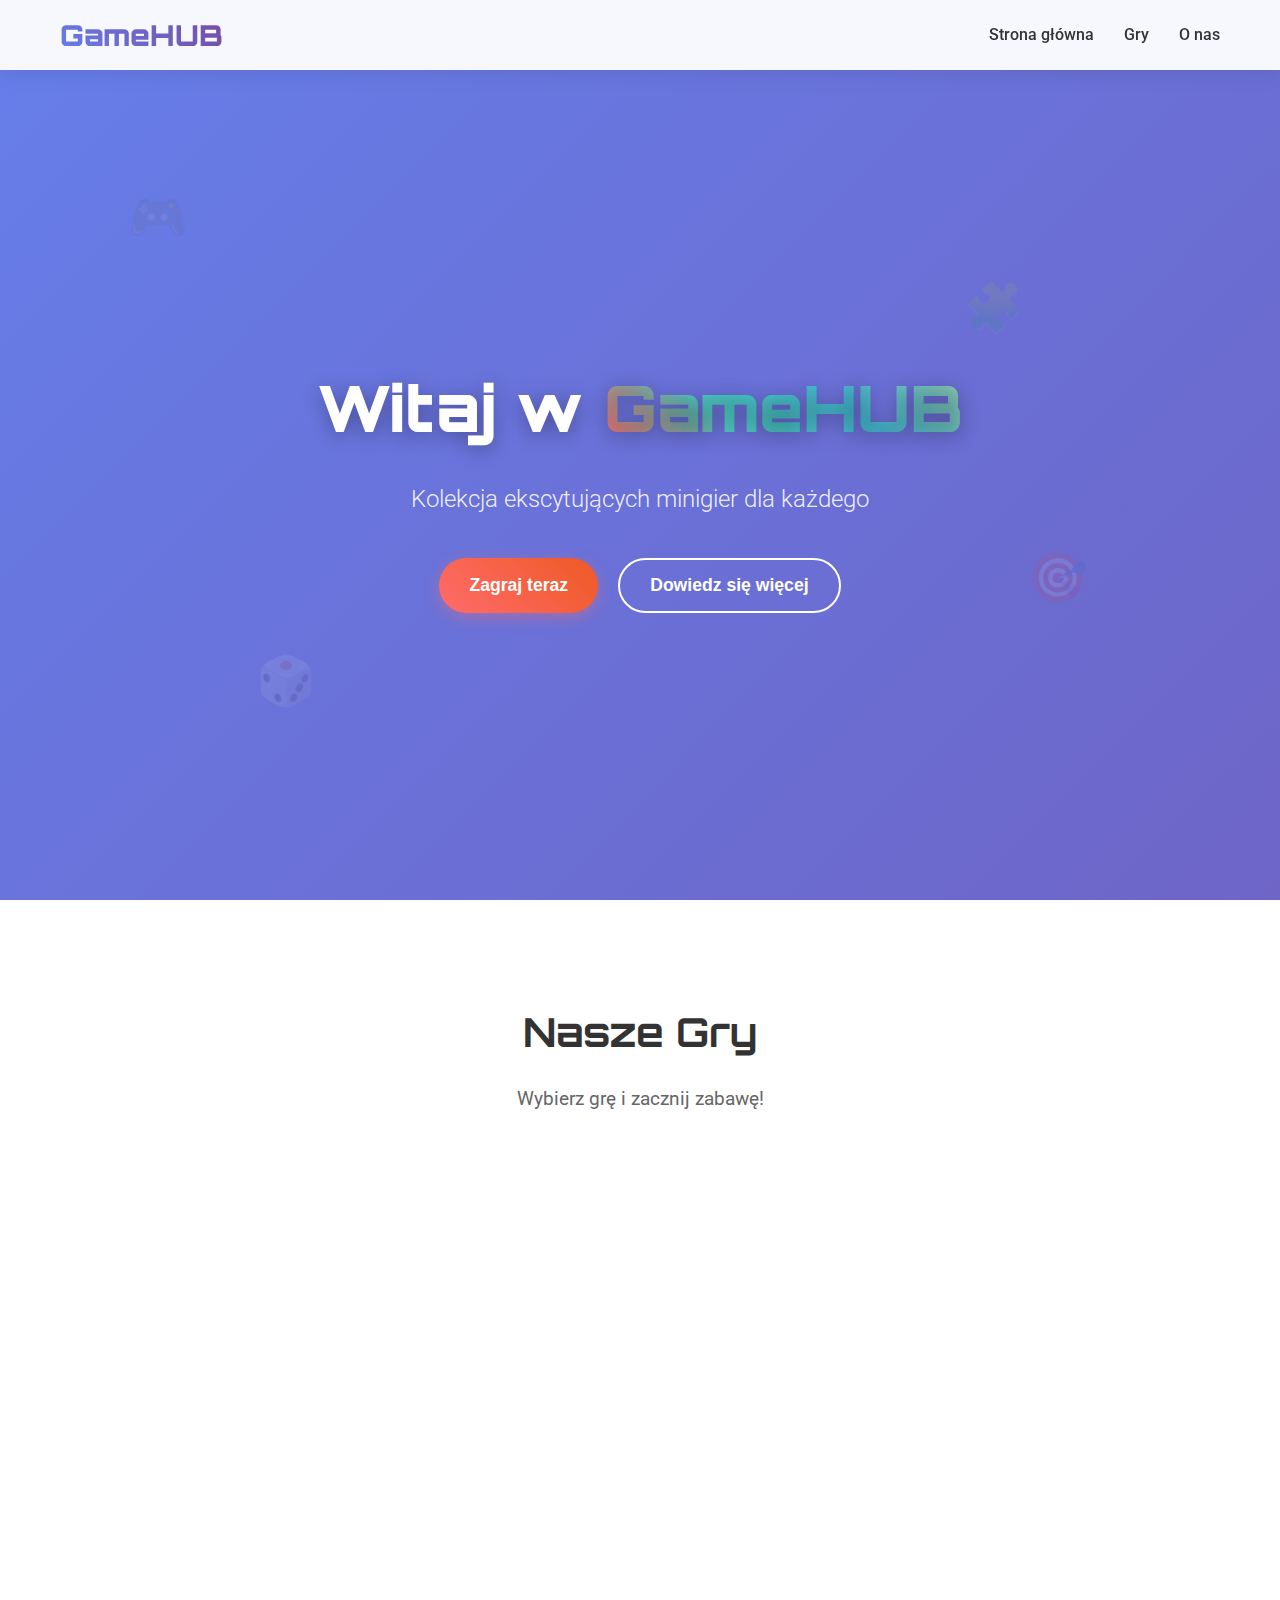
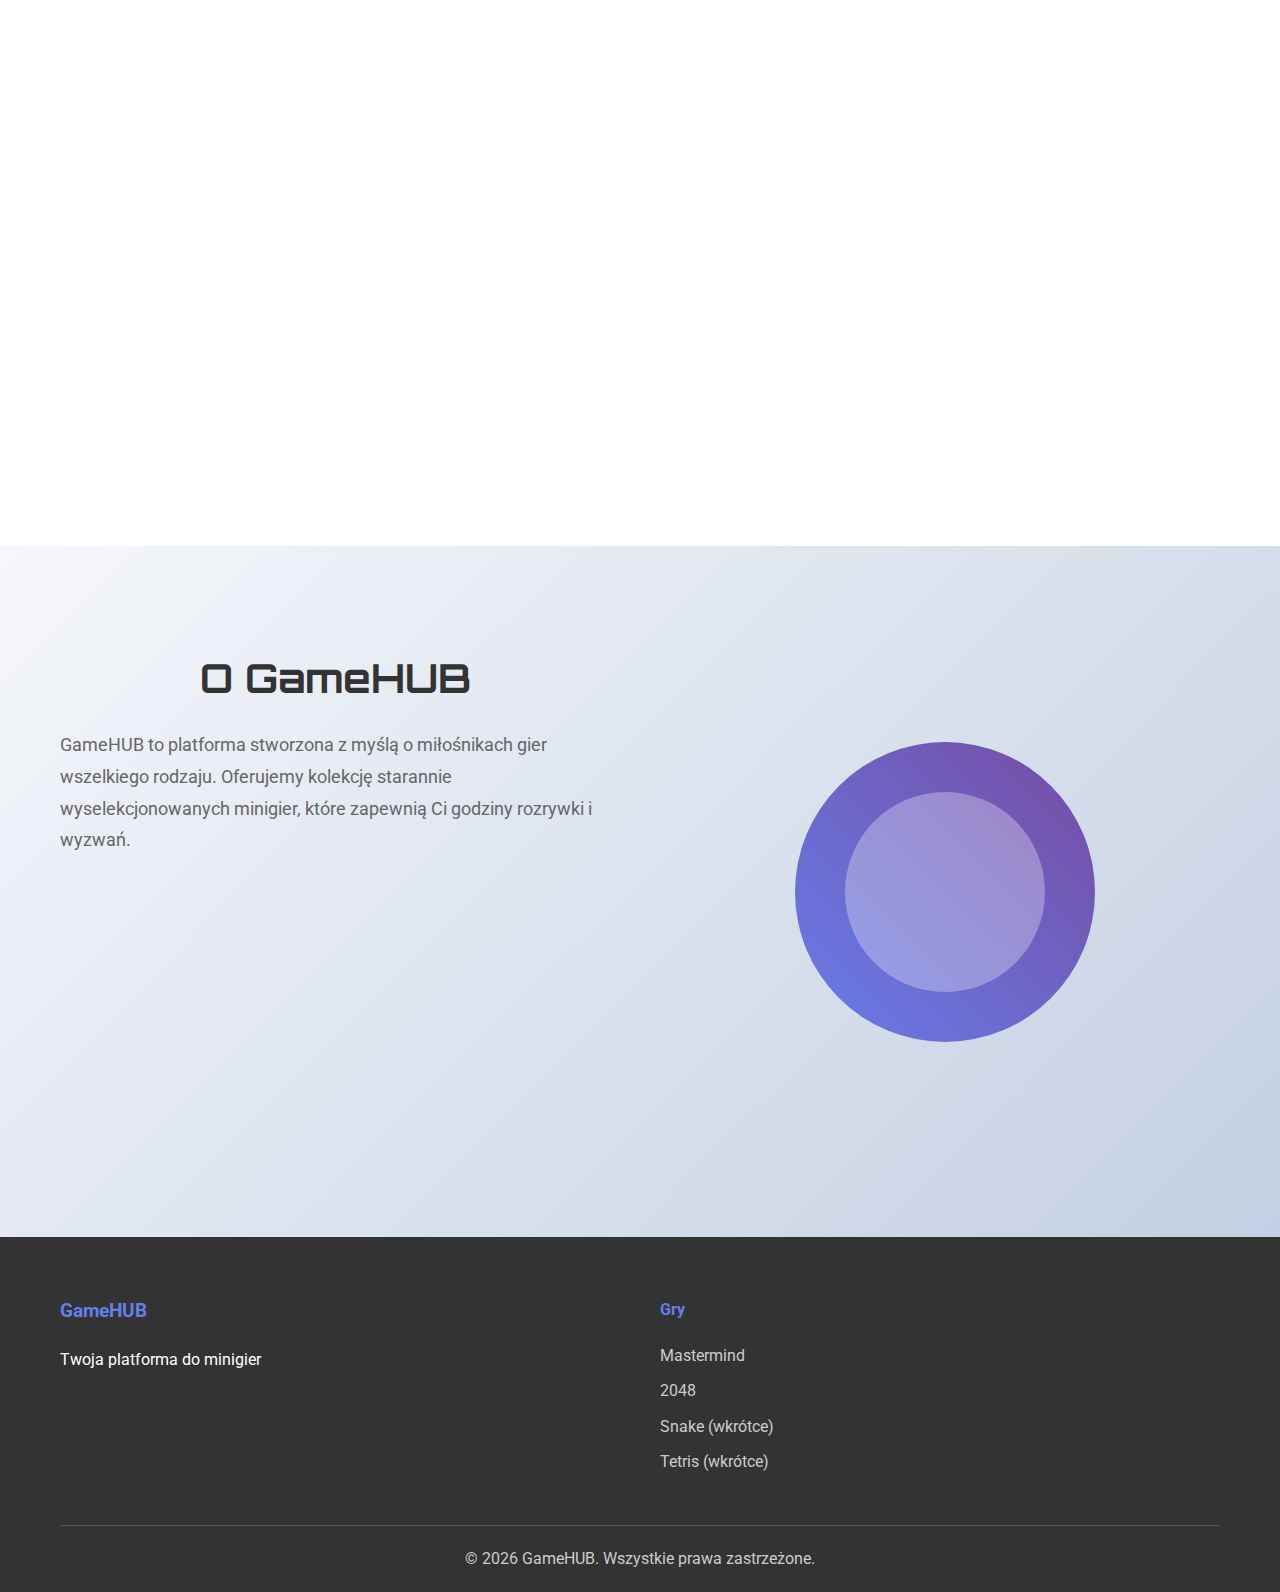
<file: index.html>
<!DOCTYPE html>
<html lang="pl">
<head>
    <meta charset="UTF-8">
    <meta name="viewport" content="width=device-width, initial-scale=1.0">
    <title>GameHUB - Kolekcja Minigier</title>
    <link rel="stylesheet" href="style.css">
    <link href="https://fonts.googleapis.com/css2?family=Orbitron:wght@400;700;900&family=Roboto:wght@300;400;500;700&display=swap" rel="stylesheet">
</head>
<body>
    <!-- Navigation -->
    <nav class="navbar">
        <div class="nav-container">
            <div class="nav-logo">
                <h1>GameHUB</h1>
            </div>
            <div class="nav-menu">
                <a href="#home" class="nav-link">Strona główna</a>
                <a href="#games" class="nav-link">Gry</a>
                <a href="#about" class="nav-link">O nas</a>
            </div>
        </div>
    </nav>

    <!-- Hero Section -->
    <section id="home" class="hero">
        <div class="hero-content">
            <h1 class="hero-title">Witaj w <span class="gradient-text">GameHUB</span></h1>
            <p class="hero-subtitle">Kolekcja ekscytujących minigier dla każdego</p>
            <div class="hero-buttons">
                <button class="btn btn-primary" onclick="scrollToGames()">Zagraj teraz</button>
                <button class="btn btn-secondary" onclick="scrollToAbout()">Dowiedz się więcej</button>
            </div>
        </div>
        <div class="hero-animation">
            <div class="floating-game-icon">🎮</div>
            <div class="floating-game-icon">🎯</div>
            <div class="floating-game-icon">🧩</div>
            <div class="floating-game-icon">🎲</div>
        </div>
    </section>

    <!-- Games Section -->
    <section id="games" class="games-section">
        <div class="container">
            <h2 class="section-title">Nasze Gry</h2>
            <p class="section-subtitle">Wybierz grę i zacznij zabawę!</p>
            
            <div class="games-grid">
                <!-- Mastermind Game Card -->
                <a href="games/mastermind/index.html" class="game-card">
                    <div class="game-icon">🔐</div>
                    <h3 class="game-title">Szyfr Mastermind</h3>
                    <p class="game-description">Złam tajny kod w jak najmniejszej liczbie prób. Logiczne myślenie i strategia to klucz do sukcesu!</p>
                    <div class="game-tags">
                        <span class="tag">Logika</span>
                        <span class="tag">Strategia</span>
                        <span class="tag">Łatwa</span>
                    </div>
                    <button class="play-button">Graj</button>
                </a>

                <!-- Placeholder for future games -->
                <a href="games/snake/index.html" class="game-card coming-soon">
                    <div class="game-icon">🎯</div>
                    <h3 class="game-title">Snake Classic</h3>
                    <p class="game-description">Klasyczna gra Snake w nowoczesnej odsłonie. Zbieraj jabuszka i rośnij!</p>
                    <div class="game-tags">
                        <span class="tag">Arcade</span>
                        <span class="tag">Refleks</span>
                        <span class="tag">Wkrótce</span>
                    </div>
                    <button class="play-button disabled">Wkrótce</button>
                </a>

                <a href="games/tetris/index.html" class="game-card coming-soon">
                    <div class="game-icon">🧩</div>
                    <h3 class="game-title">Tetris</h3>
                    <p class="game-description">Układaj klocki i zdobywaj punkty w tej kultowej grze logicznej.</p>
                    <div class="game-tags">
                        <span class="tag">Puzzle</span>
                        <span class="tag">Szybkość</span>
                        <span class="tag">Wkrótce</span>
                    </div>
                    <button class="play-button disabled">Wkrótce</button>
                </a>

                <!-- 2048 Game Card -->
                <a href="games/2048/index.html" class="game-card">
                    <div class="game-icon">🔢</div>
                    <h3 class="game-title">2048</h3>
                    <p class="game-description">Połącz kafelki i dotrzyj do 2048! Klasyczna gra logiczna w nowoczesnej odsłonie.</p>
                    <div class="game-tags">
                        <span class="tag">Logika</span>
                        <span class="tag">Strategia</span>
                        <span class="tag">Nowa!</span>
                    </div>
                    <button class="play-button">Graj</button>
                </a>

                <a href="games/memory/index.html" class="game-card coming-soon">
                    <div class="game-icon">🎲</div>
                    <h3 class="game-title">Memory Game</h3>
                    <p class="game-description">Trening pamięci w formie gry. Znajdź wszystkie pary kart!</p>
                    <div class="game-tags">
                        <span class="tag">Pamięć</span>
                        <span class="tag">Koncentracja</span>
                        <span class="tag">Wkrótce</span>
                    </div>
                    <button class="play-button disabled">Wkrótce</button>
                </a>
            </div>
        </div>
    </section>

    <!-- About Section -->
    <section id="about" class="about-section">
        <div class="container">
            <div class="about-content">
                <div class="about-text">
                    <h2 class="section-title">O GameHUB</h2>
                    <p class="about-description">
                        GameHUB to platforma stworzona z myślą o miłośnikach gier wszelkiego rodzaju. 
                        Oferujemy kolekcję starannie wyselekcjonowanych minigier, które zapewnią Ci 
                        godziny rozrywki i wyzwań.
                    </p>
                    <div class="features">
                        <div class="feature">
                            <div class="feature-icon">⚡</div>
                            <h4>Szybki dostęp</h4>
                            <p>Graj natychmiast bez rejestracji</p>
                        </div>
                        <div class="feature">
                            <div class="feature-icon">🎨</div>
                            <h4>Nowoczesny design</h4>
                            <p>Intuicyjny i piękny interfejs</p>
                        </div>
                        <div class="feature">
                            <div class="feature-icon">📱</div>
                            <h4>Responsywny</h4>
                            <p>Działa na wszystkich urządzeniach</p>
                        </div>
                    </div>
                </div>
                <div class="about-visual">
                    <div class="visual-element"></div>
                </div>
            </div>
        </div>
    </section>

    <!-- Footer -->
    <footer class="footer">
        <div class="container">
            <div class="footer-content">
                <div class="footer-section">
                    <h3>GameHUB</h3>
                    <p>Twoja platforma do minigier</p>
                </div>
                <div class="footer-section">
                    <h4>Gry</h4>
                    <ul>
                        <li><a href="games/mastermind/index.html">Mastermind</a></li>
                        <li><a href="games/2048/index.html">2048</a></li>
                        <li><a href="games/snake/index.html">Snake (wkrótce)</a></li>
                        <li><a href="games/tetris/index.html">Tetris (wkrótce)</a></li>
                    </ul>
                </div>
                
            </div>
            <div class="footer-bottom">
                <p>&copy; <span id="current-year"></span> GameHUB. Wszystkie prawa zastrzeżone.</p>
                <script>
                    document.getElementById('current-year').textContent = new Date().getFullYear();
                </script>
            </div>
        </div>
    </footer>


    <script src="script.js"></script>
</body>
</html>
</file>
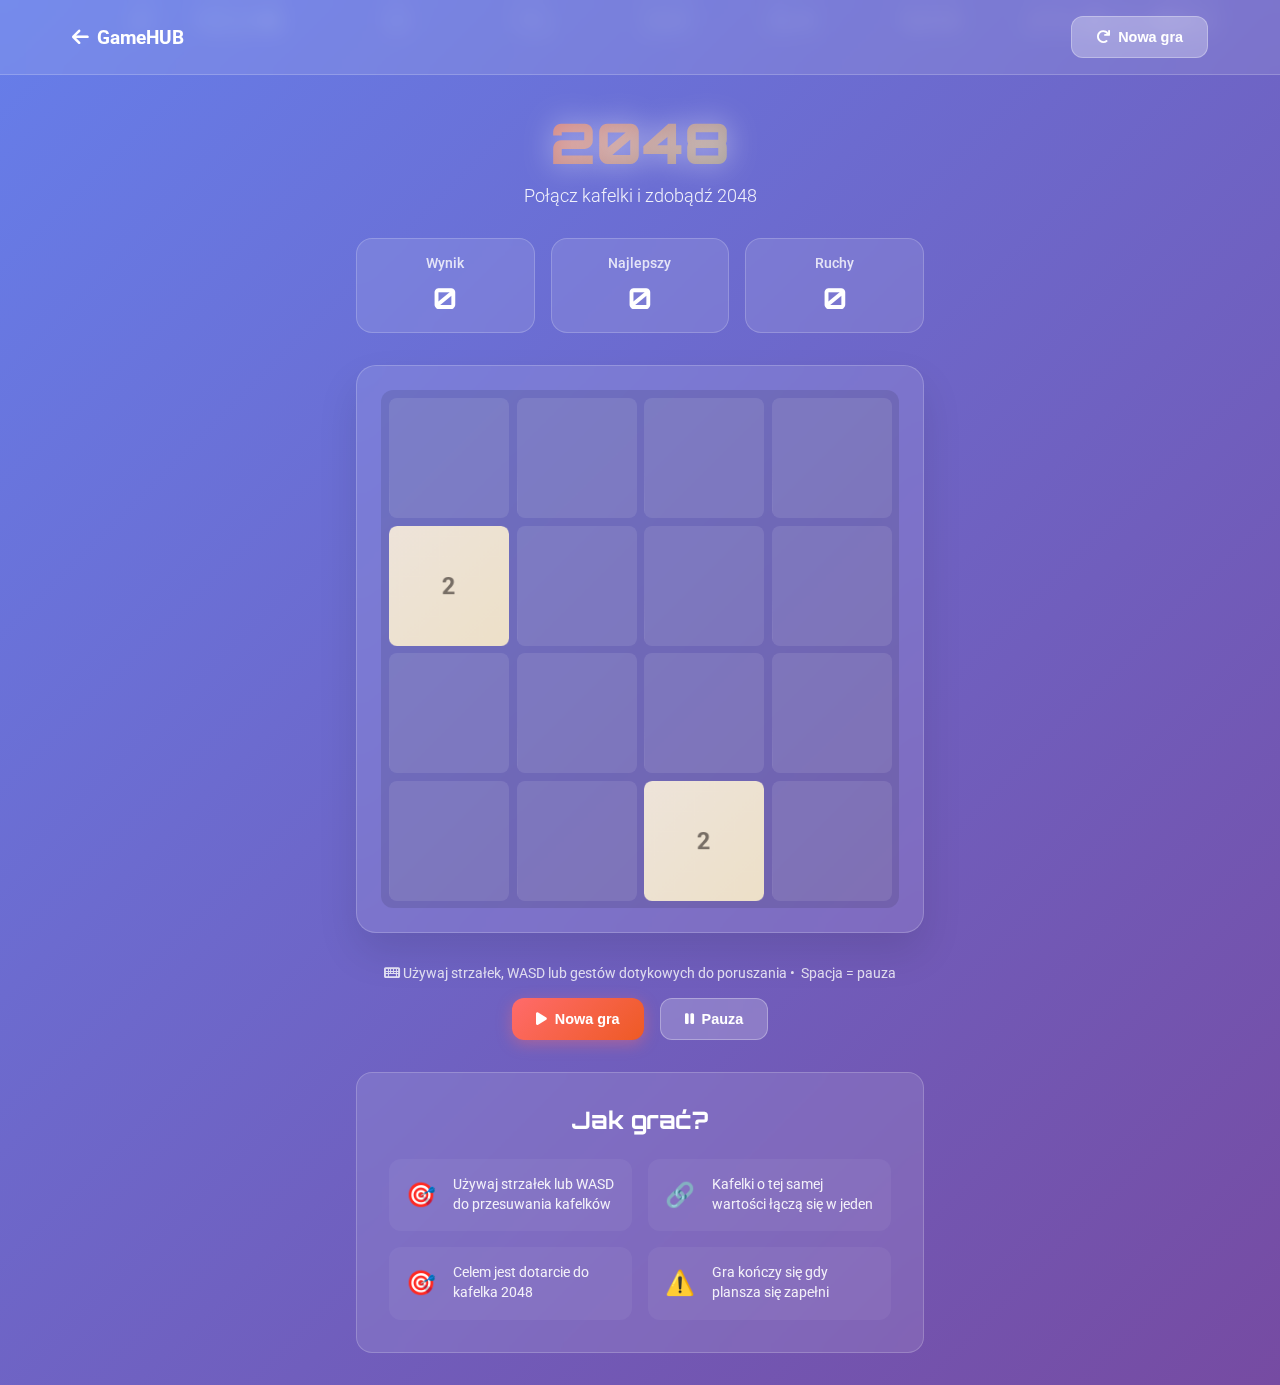
<file: games/2048/index.html>
<!DOCTYPE html>
<html lang="pl">
<head>
    <meta charset="UTF-8">
    <meta name="viewport" content="width=device-width, initial-scale=1.0">
    <title>2048 - GameHUB</title>
    <link rel="stylesheet" href="style.css">
    <link href="https://fonts.googleapis.com/css2?family=Orbitron:wght@400;700;900&family=Roboto:wght@300;400;500;700&display=swap" rel="stylesheet">
    <link rel="stylesheet" href="https://cdnjs.cloudflare.com/ajax/libs/font-awesome/6.0.0/css/all.min.css">
</head>
<body>
    <!-- Navigation -->
    <nav class="navbar">
        <div class="nav-container">
            <div class="nav-logo">
                <a href="../../index.html" class="nav-link">
                    <i class="fas fa-arrow-left"></i>
                    <span>GameHUB</span>
                </a>
            </div>
            <div class="nav-menu">
                <button class="btn btn-secondary" onclick="resetGame()">
                    <i class="fas fa-redo"></i>
                    Nowa gra
                </button>
            </div>
        </div>
    </nav>

    <!-- Game Container -->
    <div class="game-container">
        <!-- Game Header -->
        <div class="game-header">
            <h1 class="game-title">2048</h1>
            <p class="game-subtitle">Połącz kafelki i zdobądź 2048</p>
        </div>

        <!-- Game Stats -->
        <div class="game-stats">
            <div class="stat-box">
                <div class="stat-label">Wynik</div>
                <div class="stat-value" id="score">0</div>
            </div>
            <div class="stat-box">
                <div class="stat-label">Najlepszy</div>
                <div class="stat-value" id="best-score">0</div>
            </div>
            <div class="stat-box">
                <div class="stat-label">Ruchy</div>
                <div class="stat-value" id="moves">0</div>
            </div>
        </div>

        <!-- Game Board -->
        <div class="game-board-container">
            <div class="game-board" id="game-board">
                <!-- Game tiles will be generated here -->
            </div>
        </div>

        <!-- Game Controls -->
        <div class="game-controls">
            <div class="control-info">
                <p><i class="fas fa-keyboard"></i> Używaj strzałek lub WASD do poruszania</p>
            </div>
            <div class="control-buttons">
                <button class="btn btn-primary" onclick="resetGame()">
                    <i class="fas fa-play"></i>
                    Nowa gra
                </button>
                <button class="btn btn-secondary" onclick="togglePause()" id="pause-btn">
                    <i class="fas fa-pause"></i>
                    Pauza
                </button>
            </div>
        </div>

        <!-- Game Over Modal -->
        <div class="modal" id="game-over-modal">
            <div class="modal-content">
                <div class="modal-header">
                    <h2 id="modal-title">Gratulacje!</h2>
                    <button class="close-btn" onclick="closeModal()">
                        <i class="fas fa-times"></i>
                    </button>
                </div>
                <div class="modal-body">
                    <div class="modal-icon" id="modal-icon">🎉</div>
                    <p id="modal-message">Udało Ci się osiągnąć 2048!</p>
                    <div class="final-stats">
                        <div class="final-stat">
                            <span class="final-stat-label">Wynik:</span>
                            <span class="final-stat-value" id="final-score">0</span>
                        </div>
                        <div class="final-stat">
                            <span class="final-stat-label">Ruchy:</span>
                            <span class="final-stat-value" id="final-moves">0</span>
                        </div>
                    </div>
                </div>
                <div class="modal-footer">
                    <button class="btn btn-primary" onclick="resetGame(); closeModal();">
                        <i class="fas fa-play"></i>
                        Zagraj ponownie
                    </button>
                </div>
            </div>
        </div>

        <!-- Instructions -->
        <div class="instructions">
            <h3>Jak grać?</h3>
            <div class="instruction-grid">
                <div class="instruction-item">
                    <div class="instruction-icon">🎯</div>
                    <p>Używaj strzałek lub WASD do przesuwania kafelków</p>
                </div>
                <div class="instruction-item">
                    <div class="instruction-icon">🔗</div>
                    <p>Kafelki o tej samej wartości łączą się w jeden</p>
                </div>
                <div class="instruction-item">
                    <div class="instruction-icon">🎯</div>
                    <p>Celem jest dotarcie do kafelka 2048</p>
                </div>
                <div class="instruction-item">
                    <div class="instruction-icon">⚠️</div>
                    <p>Gra kończy się gdy plansza się zapełni</p>
                </div>
            </div>
        </div>
    </div>

    <!-- Background Animation -->
    <div class="background-animation">
        <div class="floating-number">2</div>
        <div class="floating-number">4</div>
        <div class="floating-number">8</div>
        <div class="floating-number">16</div>
        <div class="floating-number">32</div>
        <div class="floating-number">64</div>
        <div class="floating-number">128</div>
        <div class="floating-number">256</div>
        <div class="floating-number">512</div>
        <div class="floating-number">1024</div>
        <div class="floating-number">2048</div>
    </div>

    <script src="script.js"></script>
</body>
</html>
</file>
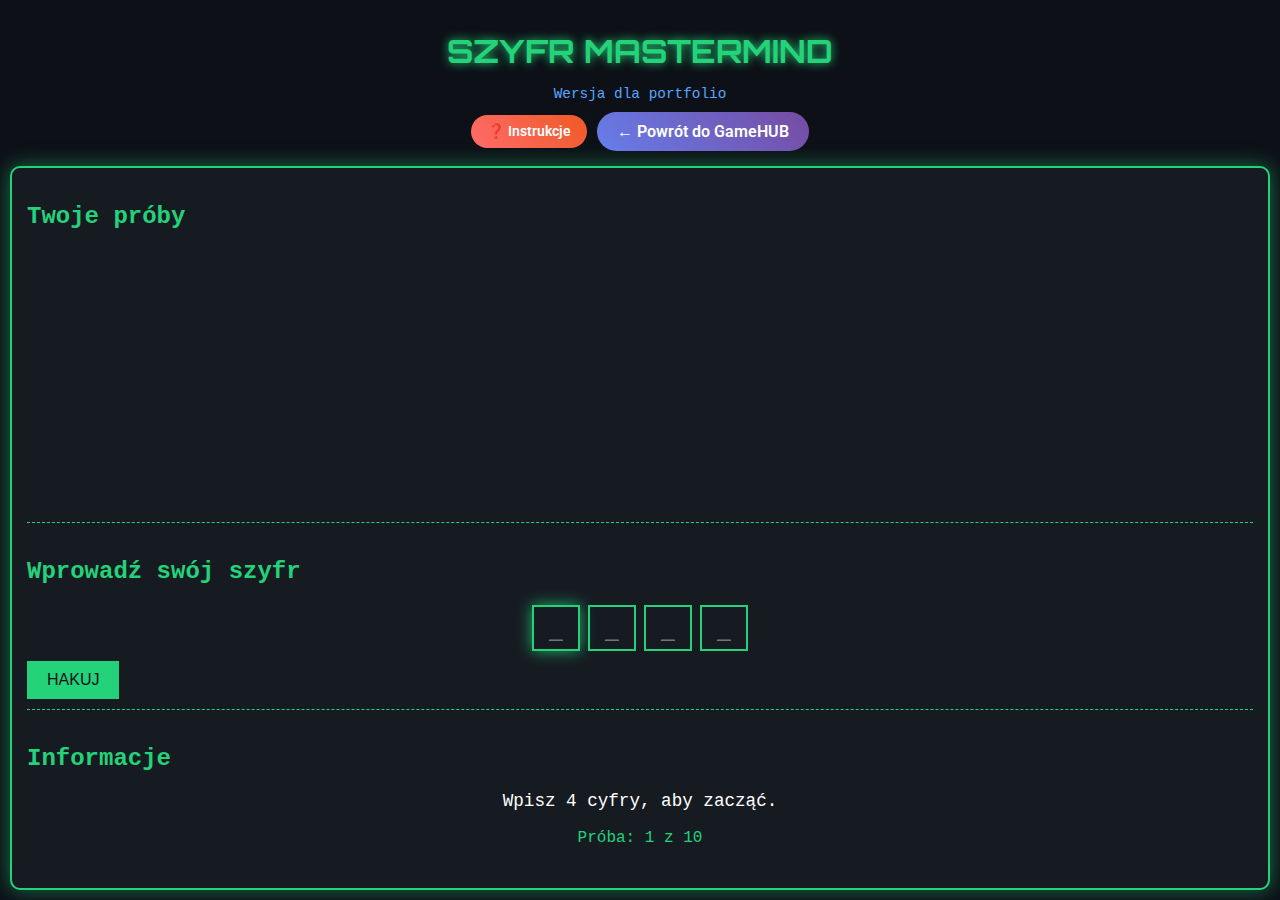
<file: games/mastermind/index.html>
<!DOCTYPE html>
<html lang="pl">
<head>
    <meta charset="UTF-8">
    <meta name="viewport" content="width=device-width, initial-scale=1.0">
    <title>Szyfr Mastermind - GameHUB</title>
    <link rel="stylesheet" href="style.css">
    <link href="https://fonts.googleapis.com/css2?family=Orbitron:wght@400;700;900&family=Roboto:wght@300;400;500;700&display=swap" rel="stylesheet">
</head>
<body>
    <div class="game-wrapper">
        <header class="game-header">
            <h1>Szyfr Mastermind</h1>
            <p class="subtitle">Wersja dla portfolio</p>
            <div class="header-buttons">
                <button class="help-button" onclick="showInstructions()">❓ Instrukcje</button>
                <a href="../../index.html" class="back-button">← Powrót do GameHUB</a>
            </div>
        </header>

        <main class="game-container">
            <section class="game-board">
                <h2>Twoje próby</h2>
                <div id="attempts-container" class="attempts-container">
                </div>
            </section>

            <section class="input-area">
                <h2>Wprowadź swój szyfr</h2>
                <div id="code-input" class="code-input">
                    <input type="text" maxlength="1" class="code-digit" placeholder="_">
                    <input type="text" maxlength="1" class="code-digit" placeholder="_">
                    <input type="text" maxlength="1" class="code-digit" placeholder="_">
                    <input type="text" maxlength="1" class="code-digit" placeholder="_">
                </div>
                <button id="check-button" class="check-button">HAKUJ</button>
            </section>

            <section class="info-panel">
                <h2>Informacje</h2>
                <p id="message-area" class="message-area">Wpisz 4 cyfry, aby zacząć.</p>
                <div class="stats">
                    <p>Próba: <span id="current-attempt">1</span> z 10</p>
                </div>
                <button id="reset-button" class="reset-button" style="display:none;">Zagraj ponownie</button>
            </section>
            </main>
        </div>

        <!-- Instructions Modal -->
        <div id="instructions-modal" class="instructions-modal">
            <div class="modal-content">
                <div class="modal-header">
                    <h2>📖 Instrukcje gry Mastermind</h2>
                    <button class="close-button" onclick="hideInstructions()">&times;</button>
                </div>
                <div class="modal-body">
                    <div class="instruction-section">
                        <h3>🎯 Cel gry</h3>
                        <p>Złam tajny 4-cyfrowy kod w jak najmniejszej liczbie prób! Komputer generuje losowy kod z cyfr 0-9, a Ty musisz go odgadnąć.</p>
                    </div>

                    <div class="instruction-section">
                        <h3>🎮 Jak grać</h3>
                        <ol>
                            <li><strong>Wpisz swój kod:</strong> Wprowadź 4 cyfry w polach poniżej</li>
                            <li><strong>Sprawdź:</strong> Kliknij "HAKUJ" aby sprawdzić swój kod</li>
                            <li><strong>Analizuj wskazówki:</strong> Sprawdź kolorowe kółka obok swojego kodu</li>
                            <li><strong>Próbuj dalej:</strong> Użyj wskazówek do poprawienia następnej próby</li>
                        </ol>
                    </div>

                    <div class="instruction-section">
                        <h3>🔍 Wskazówki - co oznaczają kółka?</h3>
                        <div class="hint-examples">
                            <div class="hint-example">
                                <div class="hint-pin black-pin"></div>
                                <span><strong>Czarne kółko:</strong> Cyfra jest na właściwym miejscu</span>
                            </div>
                            <div class="hint-example">
                                <div class="hint-pin white-pin"></div>
                                <span><strong>Białe kółko:</strong> Cyfra jest w kodzie, ale na złym miejscu</span>
                            </div>
                        </div>
                    </div>

                    <div class="instruction-section">
                        <h3>💡 Przykład</h3>
                        <p>Jeśli tajny kod to <strong>1234</strong>:</p>
                        <div class="example">
                            <div class="example-attempt">
                                <span class="example-code">1 2 5 6</span>
                                <div class="example-hints">
                                    <div class="hint-pin black-pin"></div>
                                    <div class="hint-pin black-pin"></div>
                                </div>
                                <span class="example-text">2 czarne = 1 i 2 są na właściwych miejscach</span>
                            </div>
                            <div class="example-attempt">
                                <span class="example-code">3 4 7 8</span>
                                <div class="example-hints">
                                    <div class="hint-pin white-pin"></div>
                                    <div class="hint-pin white-pin"></div>
                                </div>
                                <span class="example-text">2 białe = 3 i 4 są w kodzie, ale na złych miejscach</span>
                            </div>
                        </div>
                    </div>

                    <div class="instruction-section">
                        <h3>🏆 Zasady</h3>
                        <ul>
                            <li>Masz maksymalnie <strong>10 prób</strong></li>
                            <li>Każda cyfra może się powtarzać w kodzie</li>
                            <li>Kod składa się z cyfr 0-9</li>
                            <li>Wygrywasz gdy wszystkie 4 cyfry będą na właściwych miejscach</li>
                        </ul>
                    </div>

                    <div class="instruction-section">
                        <h3>💪 Wskazówki strategiczne</h3>
                        <ul>
                            <li>Zacznij od różnych cyfr w pierwszej próbie</li>
                            <li>Używaj wskazówek do eliminacji możliwości</li>
                            <li>Pamiętaj o możliwości powtarzania się cyfr</li>
                            <li>Systematycznie testuj różne kombinacje</li>
                        </ul>
                    </div>
                </div>
                <div class="modal-footer">
                    <button class="start-button" onclick="hideInstructions()">Zacznij grę! 🎮</button>
                </div>
            </div>
        </div>

        <script src="script.js"></script>
    </body>
    </html>
</file>
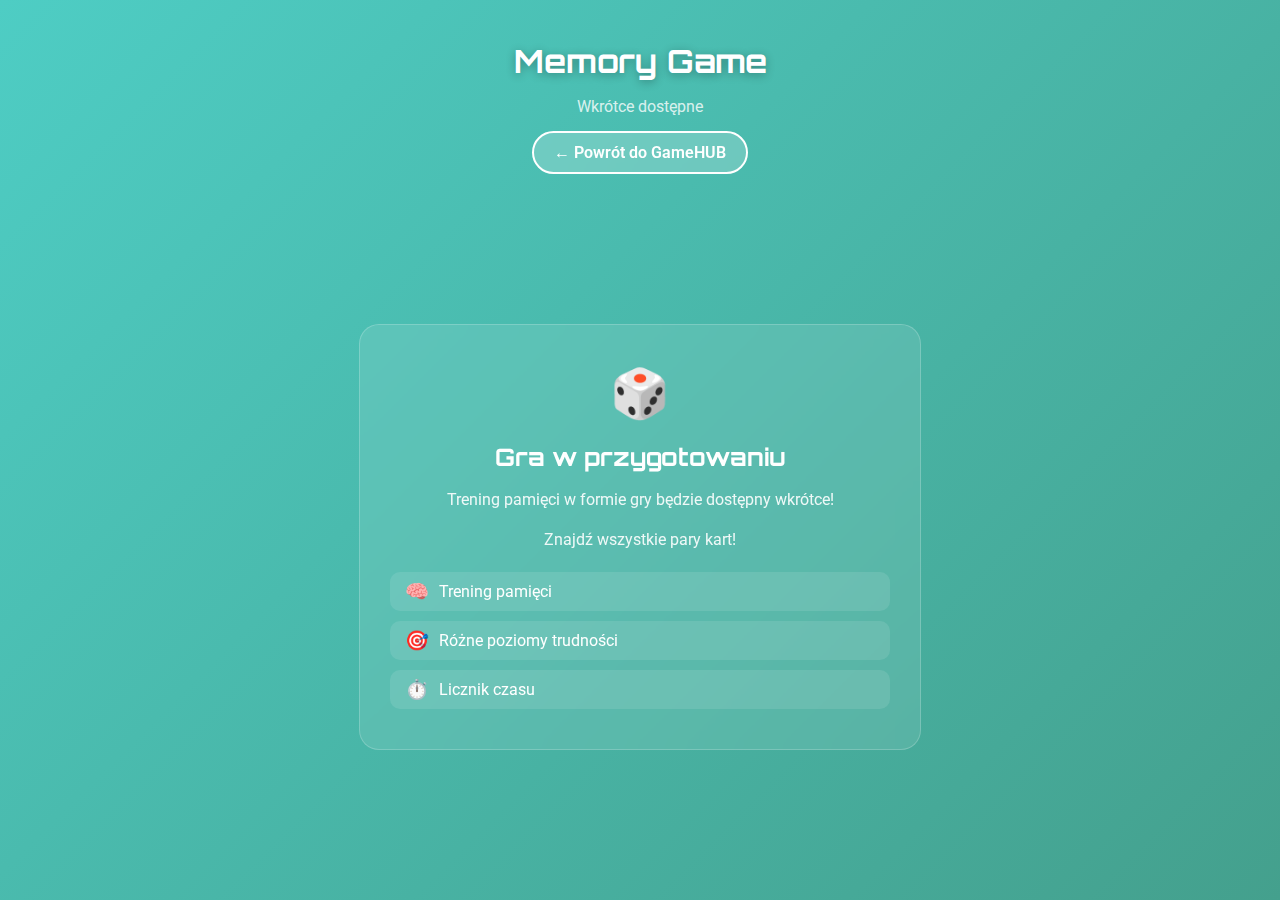
<file: games/memory/index.html>
<!DOCTYPE html>
<html lang="pl">
<head>
    <meta charset="UTF-8">
    <meta name="viewport" content="width=device-width, initial-scale=1.0">
    <title>Memory Game - GameHUB</title>
    <link rel="stylesheet" href="style.css">
    <link href="https://fonts.googleapis.com/css2?family=Orbitron:wght@400;700;900&family=Roboto:wght@300;400;500;700&display=swap" rel="stylesheet">
</head>
<body>
    <div class="game-wrapper">
        <header class="game-header">
            <h1>Memory Game</h1>
            <p class="subtitle">Wkrótce dostępne</p>
            <a href="../../index.html" class="back-button">← Powrót do GameHUB</a>
        </header>

        <main class="game-container">
            <div class="coming-soon-content">
                <div class="game-icon">🎲</div>
                <h2>Gra w przygotowaniu</h2>
                <p>Trening pamięci w formie gry będzie dostępny wkrótce!</p>
                <p>Znajdź wszystkie pary kart!</p>
                <div class="features-preview">
                    <div class="feature">
                        <span class="feature-icon">🧠</span>
                        <span>Trening pamięci</span>
                    </div>
                    <div class="feature">
                        <span class="feature-icon">🎯</span>
                        <span>Różne poziomy trudności</span>
                    </div>
                    <div class="feature">
                        <span class="feature-icon">⏱️</span>
                        <span>Licznik czasu</span>
                    </div>
                </div>
            </div>
        </main>
    </div>
</body>
</html>
</file>
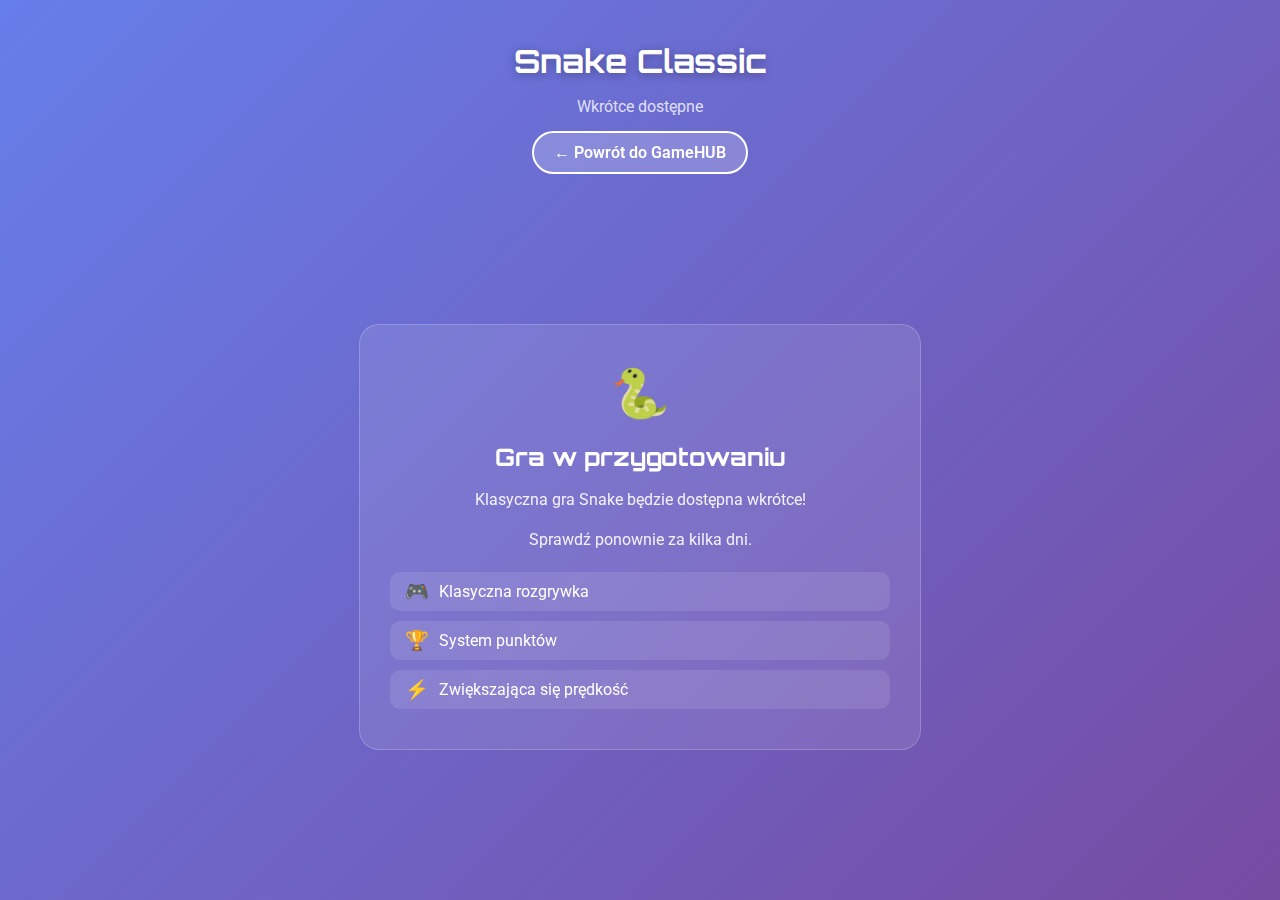
<file: games/snake/index.html>
<!DOCTYPE html>
<html lang="pl">
<head>
    <meta charset="UTF-8">
    <meta name="viewport" content="width=device-width, initial-scale=1.0">
    <title>Snake Classic - GameHUB</title>
    <link rel="stylesheet" href="style.css">
    <link href="https://fonts.googleapis.com/css2?family=Orbitron:wght@400;700;900&family=Roboto:wght@300;400;500;700&display=swap" rel="stylesheet">
</head>
<body>
    <div class="game-wrapper">
        <header class="game-header">
            <h1>Snake Classic</h1>
            <p class="subtitle">Wkrótce dostępne</p>
            <a href="../../index.html" class="back-button">← Powrót do GameHUB</a>
        </header>

        <main class="game-container">
            <div class="coming-soon-content">
                <div class="game-icon">🐍</div>
                <h2>Gra w przygotowaniu</h2>
                <p>Klasyczna gra Snake będzie dostępna wkrótce!</p>
                <p>Sprawdź ponownie za kilka dni.</p>
                <div class="features-preview">
                    <div class="feature">
                        <span class="feature-icon">🎮</span>
                        <span>Klasyczna rozgrywka</span>
                    </div>
                    <div class="feature">
                        <span class="feature-icon">🏆</span>
                        <span>System punktów</span>
                    </div>
                    <div class="feature">
                        <span class="feature-icon">⚡</span>
                        <span>Zwiększająca się prędkość</span>
                    </div>
                </div>
            </div>
        </main>
    </div>
</body>
</html>
</file>
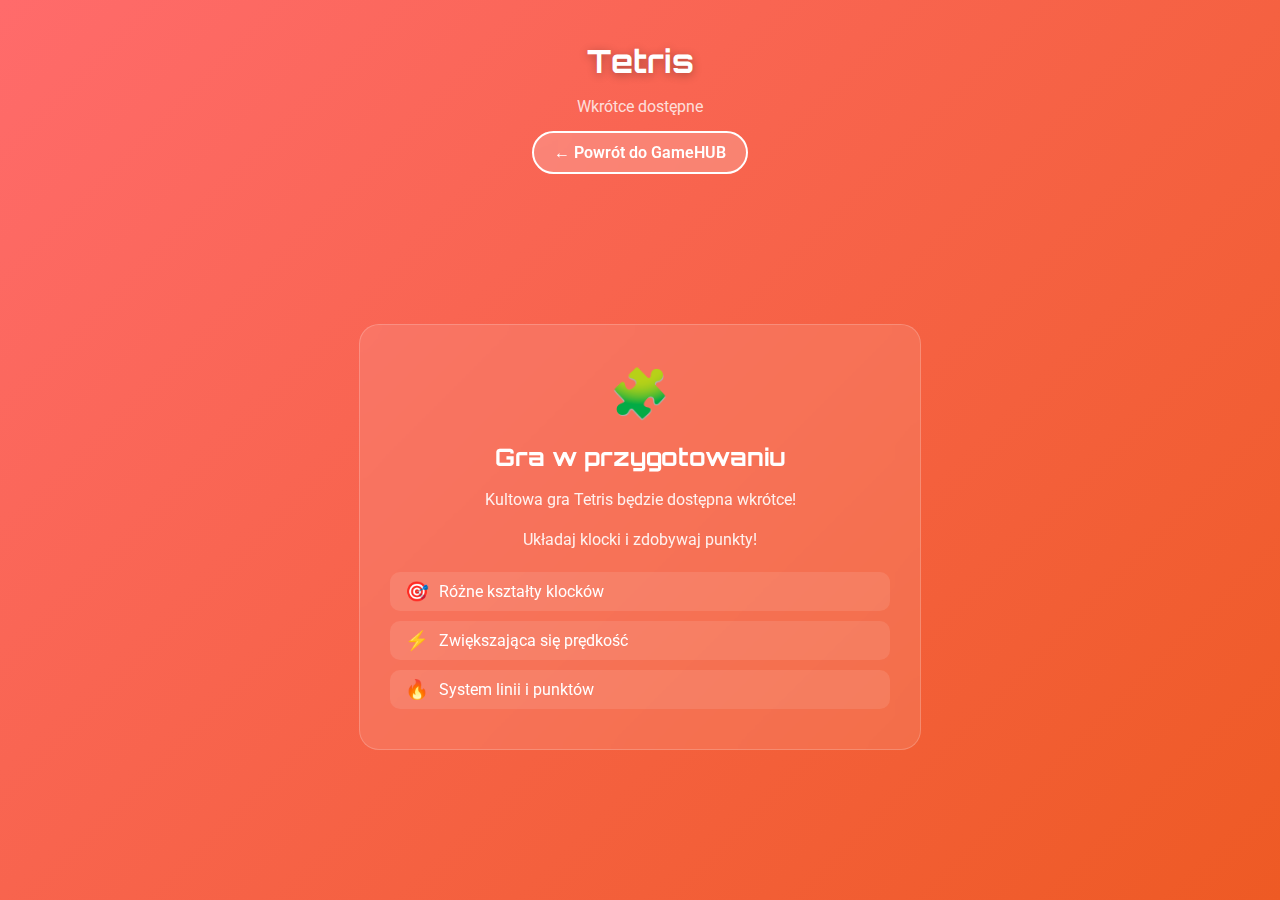
<file: games/tetris/index.html>
<!DOCTYPE html>
<html lang="pl">
<head>
    <meta charset="UTF-8">
    <meta name="viewport" content="width=device-width, initial-scale=1.0">
    <title>Tetris - GameHUB</title>
    <link rel="stylesheet" href="style.css">
    <link href="https://fonts.googleapis.com/css2?family=Orbitron:wght@400;700;900&family=Roboto:wght@300;400;500;700&display=swap" rel="stylesheet">
</head>
<body>
    <div class="game-wrapper">
        <header class="game-header">
            <h1>Tetris</h1>
            <p class="subtitle">Wkrótce dostępne</p>
            <a href="../../index.html" class="back-button">← Powrót do GameHUB</a>
        </header>

        <main class="game-container">
            <div class="coming-soon-content">
                <div class="game-icon">🧩</div>
                <h2>Gra w przygotowaniu</h2>
                <p>Kultowa gra Tetris będzie dostępna wkrótce!</p>
                <p>Układaj klocki i zdobywaj punkty!</p>
                <div class="features-preview">
                    <div class="feature">
                        <span class="feature-icon">🎯</span>
                        <span>Różne kształty klocków</span>
                    </div>
                    <div class="feature">
                        <span class="feature-icon">⚡</span>
                        <span>Zwiększająca się prędkość</span>
                    </div>
                    <div class="feature">
                        <span class="feature-icon">🔥</span>
                        <span>System linii i punktów</span>
                    </div>
                </div>
            </div>
        </main>
    </div>
</body>
</html>
</file>
<file: games/mastermind/style.css>
/* Mastermind Game Styles */
body {
    background-color: #0d1117;
    color: #24d27a;
    font-family: 'Courier New', Courier, monospace;
    margin: 0;
    padding: 0;
    height: 100vh;
    overflow: hidden;
    display: flex;
    flex-direction: column;
}

.game-wrapper {
    display: flex;
    flex-direction: column;
    height: 100vh;
    padding: 10px;
    box-sizing: border-box;
    overflow: hidden;
}

.game-header {
    text-align: center;
    margin-bottom: 15px;
    position: relative;
    flex-shrink: 0;
}

.header-buttons {
    display: flex;
    gap: 10px;
    justify-content: center;
    align-items: center;
    flex-wrap: wrap;
}

.game-header h1 {
    font-family: 'Orbitron', monospace;
    font-size: 2rem;
    text-shadow: 0 0 10px #24d27a;
    text-transform: uppercase;
    margin-bottom: 5px;
}

.subtitle {
    font-size: 0.9rem;
    color: #58a6ff;
    margin-bottom: 10px;
}

.help-button {
    background: linear-gradient(45deg, #ff6b6b, #ee5a24);
    color: white;
    border: none;
    padding: 8px 16px;
    border-radius: 20px;
    font-weight: 600;
    cursor: pointer;
    transition: all 0.3s ease;
    font-family: 'Roboto', sans-serif;
    font-size: 0.9rem;
}

.help-button:hover {
    transform: translateY(-2px);
    box-shadow: 0 5px 15px rgba(255, 107, 107, 0.4);
}

.back-button {
    background: linear-gradient(45deg, #667eea, #764ba2);
    color: white;
    border: none;
    padding: 10px 20px;
    border-radius: 25px;
    font-weight: 600;
    cursor: pointer;
    transition: all 0.3s ease;
    font-family: 'Roboto', sans-serif;
    text-decoration: none;
    display: inline-block;
}

.back-button:hover {
    transform: translateY(-2px);
    box-shadow: 0 5px 15px rgba(102, 126, 234, 0.4);
}

.game-container {
    display: flex;
    flex-direction: column;
    gap: 15px;
    padding: 15px;
    background-color: #161b22;
    border: 2px solid #24d27a;
    box-shadow: 0 0 20px rgba(36, 210, 122, 0.5);
    border-radius: 10px;
    width: 100%;
    max-width: 100%;
    margin: 0 auto;
    flex: 1;
    overflow-y: auto;
    overflow-x: hidden;
    min-height: 0;
    box-sizing: border-box;
}

.game-board, .input-area, .info-panel {
    border-bottom: 1px dashed #24d27a;
    padding-bottom: 10px;
    flex-shrink: 0;
}

.game-board:last-of-type, .input-area:last-of-type, .info-panel:last-of-type {
    border-bottom: none;
}

.game-board {
    flex: 1;
    min-height: 0;
    overflow-y: auto;
}

.attempts-container {
    display: flex;
    flex-direction: column;
    gap: 8px;
    max-height: 300px;
    overflow-y: auto;
}

.attempt-row {
    display: flex;
    gap: 8px;
    align-items: center;
    flex-wrap: wrap;
    max-width: 100%;
}

.guessed-code-digit {
    width: 25px;
    height: 25px;
    display: flex;
    align-items: center;
    justify-content: center;
    border: 1px solid #24d27a;
    font-size: 1rem;
    flex-shrink: 0;
}

.feedback-pins {
    display: flex;
    gap: 4px;
    margin-left: 8px;
    flex-wrap: wrap;
}

.pin {
    width: 12px;
    height: 12px;
    border-radius: 50%;
    border: 1px solid #24d27a;
    flex-shrink: 0;
}

.black-pin {
    background-color: #24d27a;
}

.white-pin {
    background-color: #58a6ff;
}

.code-input {
    display: flex;
    justify-content: center;
    gap: 8px;
    flex-wrap: wrap;
    max-width: 100%;
}

.code-digit {
    width: 40px;
    height: 40px;
    background-color: transparent;
    border: 2px solid #24d27a;
    text-align: center;
    font-size: 1.5rem;
    color: #24d27a;
    caret-color: #24d27a;
}

.code-digit:focus {
    outline: none;
    box-shadow: 0 0 15px rgba(36, 210, 122, 0.8);
}

.check-button, .reset-button {
    background-color: #24d27a;
    color: #0d1117;
    border: none;
    padding: 10px 20px;
    font-size: 1rem;
    cursor: pointer;
    text-transform: uppercase;
    transition: background-color 0.3s, transform 0.2s;
    margin-top: 10px;
}

.check-button:hover, .reset-button:hover {
    background-color: #58a6ff;
    transform: scale(1.05);
}

.message-area {
    font-size: 1.1rem;
    color: #fff;
    text-align: center;
}

.stats {
    text-align: center;
    font-size: 1rem;
}

/* Responsive Design */
@media (max-width: 768px) {
    .game-wrapper {
        padding: 5px;
    }
    
    .game-header h1 {
        font-size: 1.5rem;
    }
    
    .game-container {
        padding: 10px;
        gap: 10px;
    }
    
    .code-digit {
        width: 35px;
        height: 35px;
        font-size: 1.2rem;
    }
    
    .guessed-code-digit {
        width: 20px;
        height: 20px;
        font-size: 0.8rem;
    }
    
    .pin {
        width: 10px;
        height: 10px;
    }
    
    .attempts-container {
        max-height: 200px;
    }
}

@media (max-width: 480px) {
    .game-header h1 {
        font-size: 1.2rem;
    }
    
    .code-digit {
        width: 30px;
        height: 30px;
        font-size: 1rem;
    }
    
    .guessed-code-digit {
        width: 18px;
        height: 18px;
        font-size: 0.7rem;
    }
    
    .pin {
        width: 8px;
        height: 8px;
    }
    
    .attempts-container {
        max-height: 150px;
    }
}

/* Instructions Modal */
.instructions-modal {
    display: none;
    position: fixed;
    top: 0;
    left: 0;
    width: 100%;
    height: 100%;
    background: rgba(0, 0, 0, 0.8);
    z-index: 1000;
    backdrop-filter: blur(5px);
}

.instructions-modal.active {
    display: flex;
    align-items: center;
    justify-content: center;
    padding: 20px;
    box-sizing: border-box;
}

.instructions-modal .modal-content {
    background: #161b22;
    border: 2px solid #24d27a;
    border-radius: 15px;
    max-width: 600px;
    width: 100%;
    max-height: 90vh;
    overflow: hidden;
    box-shadow: 0 0 30px rgba(36, 210, 122, 0.5);
    animation: modalSlideIn 0.3s ease-out;
}

@keyframes modalSlideIn {
    from {
        opacity: 0;
        transform: scale(0.8) translateY(-50px);
    }
    to {
        opacity: 1;
        transform: scale(1) translateY(0);
    }
}

.instructions-modal .modal-header {
    background: linear-gradient(45deg, #24d27a, #58a6ff);
    color: #0d1117;
    padding: 20px;
    display: flex;
    justify-content: space-between;
    align-items: center;
    border-bottom: 2px solid #24d27a;
}

.instructions-modal .modal-header h2 {
    font-family: 'Orbitron', monospace;
    font-size: 1.5rem;
    margin: 0;
}

.instructions-modal .close-button {
    background: none;
    border: none;
    color: #0d1117;
    font-size: 2rem;
    cursor: pointer;
    padding: 0;
    width: 40px;
    height: 40px;
    display: flex;
    align-items: center;
    justify-content: center;
    border-radius: 50%;
    transition: background 0.3s ease;
}

.instructions-modal .close-button:hover {
    background: rgba(13, 17, 23, 0.2);
}

.instructions-modal .modal-body {
    padding: 30px;
    max-height: 60vh;
    overflow-y: auto;
    color: #fff;
}

.instruction-section {
    margin-bottom: 25px;
}

.instruction-section h3 {
    color: #24d27a;
    font-family: 'Orbitron', monospace;
    font-size: 1.2rem;
    margin-bottom: 10px;
    border-bottom: 1px solid #24d27a;
    padding-bottom: 5px;
}

.instruction-section p {
    line-height: 1.6;
    margin-bottom: 10px;
}

.instruction-section ol, .instruction-section ul {
    padding-left: 20px;
    line-height: 1.6;
}

.instruction-section li {
    margin-bottom: 8px;
}

.hint-examples {
    display: flex;
    flex-direction: column;
    gap: 15px;
    margin: 15px 0;
}

.hint-example {
    display: flex;
    align-items: center;
    gap: 15px;
    padding: 10px;
    background: rgba(36, 210, 122, 0.1);
    border-radius: 8px;
    border: 1px solid #24d27a;
}

.hint-pin {
    width: 20px;
    height: 20px;
    border-radius: 50%;
    border: 2px solid #24d27a;
    flex-shrink: 0;
}

.hint-pin.black-pin {
    background-color: #24d27a;
}

.hint-pin.white-pin {
    background-color: #58a6ff;
}

.example {
    margin: 15px 0;
    padding: 15px;
    background: rgba(36, 210, 122, 0.05);
    border-radius: 8px;
    border: 1px solid #24d27a;
}

.example-attempt {
    display: flex;
    align-items: center;
    gap: 15px;
    margin-bottom: 10px;
    flex-wrap: wrap;
}

.example-code {
    font-family: 'Courier New', monospace;
    font-size: 1.1rem;
    font-weight: bold;
    color: #24d27a;
    background: rgba(36, 210, 122, 0.1);
    padding: 5px 10px;
    border-radius: 4px;
}

.example-hints {
    display: flex;
    gap: 5px;
}

.example-text {
    font-size: 0.9rem;
    color: #ccc;
    font-style: italic;
}

.modal-footer {
    padding: 20px;
    text-align: center;
    border-top: 1px solid #24d27a;
    background: rgba(36, 210, 122, 0.05);
}

.start-button {
    background: linear-gradient(45deg, #24d27a, #58a6ff);
    color: #0d1117;
    border: none;
    padding: 12px 30px;
    border-radius: 25px;
    font-weight: 600;
    cursor: pointer;
    transition: all 0.3s ease;
    font-family: 'Roboto', sans-serif;
    font-size: 1rem;
}

.start-button:hover {
    transform: translateY(-2px);
    box-shadow: 0 5px 15px rgba(36, 210, 122, 0.4);
}

/* Responsive for modal */
@media (max-width: 768px) {
    .instructions-modal .modal-content {
        max-width: 95vw;
        margin: 10px;
    }
    
    .instructions-modal .modal-body {
        padding: 20px;
    }
    
    .instruction-section h3 {
        font-size: 1.1rem;
    }
    
    .hint-example {
        flex-direction: column;
        text-align: center;
        gap: 10px;
    }
    
    .example-attempt {
        flex-direction: column;
        text-align: center;
        gap: 10px;
    }
}
</file>
<file: games/memory/style.css>
/* Memory Game Styles */
body {
    background: linear-gradient(135deg, #4ecdc4 0%, #44a08d 100%);
    color: white;
    font-family: 'Roboto', sans-serif;
    margin: 0;
    padding: 0;
    height: 100vh;
    overflow: hidden;
    display: flex;
    flex-direction: column;
}

.game-wrapper {
    display: flex;
    flex-direction: column;
    height: 100vh;
    padding: 20px;
    box-sizing: border-box;
    overflow: hidden;
}

.game-header {
    text-align: center;
    margin-bottom: 20px;
    flex-shrink: 0;
}

.game-header h1 {
    font-family: 'Orbitron', monospace;
    font-size: 2rem;
    margin-bottom: 10px;
    text-shadow: 0 2px 10px rgba(0, 0, 0, 0.3);
}

.subtitle {
    font-size: 1rem;
    color: rgba(255, 255, 255, 0.8);
    margin-bottom: 15px;
}

.back-button {
    background: rgba(255, 255, 255, 0.2);
    color: white;
    border: 2px solid white;
    padding: 10px 20px;
    border-radius: 25px;
    font-weight: 600;
    cursor: pointer;
    transition: all 0.3s ease;
    font-family: 'Roboto', sans-serif;
    backdrop-filter: blur(10px);
    text-decoration: none;
    display: inline-block;
}

.back-button:hover {
    background: white;
    color: #4ecdc4;
    transform: translateY(-2px);
}

.game-container {
    display: flex;
    align-items: center;
    justify-content: center;
    flex: 1;
    padding: 20px;
    overflow: hidden;
}

.coming-soon-content {
    text-align: center;
    background: rgba(255, 255, 255, 0.1);
    padding: 40px 30px;
    border-radius: 20px;
    backdrop-filter: blur(10px);
    border: 1px solid rgba(255, 255, 255, 0.2);
    max-width: 500px;
    width: 100%;
    max-height: 100%;
    overflow-y: auto;
}

.game-icon {
    font-size: 3rem;
    margin-bottom: 15px;
    animation: pulse 2s ease-in-out infinite;
}

@keyframes pulse {
    0%, 100% {
        transform: scale(1);
    }
    50% {
        transform: scale(1.1);
    }
}

.coming-soon-content h2 {
    font-family: 'Orbitron', monospace;
    font-size: 1.5rem;
    margin-bottom: 15px;
    color: white;
}

.coming-soon-content p {
    font-size: 1rem;
    margin-bottom: 10px;
    color: rgba(255, 255, 255, 0.9);
    line-height: 1.5;
}

.features-preview {
    display: flex;
    flex-direction: column;
    gap: 10px;
    margin-top: 20px;
}

.feature {
    display: flex;
    align-items: center;
    gap: 10px;
    padding: 8px 15px;
    background: rgba(255, 255, 255, 0.1);
    border-radius: 10px;
    transition: all 0.3s ease;
}

.feature:hover {
    background: rgba(255, 255, 255, 0.2);
    transform: translateX(5px);
}

.feature-icon {
    font-size: 1.2rem;
}

/* Responsive Design */
@media (max-width: 768px) {
    .game-wrapper {
        padding: 10px;
    }
    
    .game-header h1 {
        font-size: 2rem;
    }
    
    .coming-soon-content {
        padding: 40px 20px;
    }
    
    .coming-soon-content h2 {
        font-size: 1.5rem;
    }
    
    .features-preview {
        gap: 10px;
    }
    
    .feature {
        padding: 8px 15px;
    }
}
</file>
<file: games/snake/style.css>
/* Snake Game Styles */
body {
    background: linear-gradient(135deg, #667eea 0%, #764ba2 100%);
    color: white;
    font-family: 'Roboto', sans-serif;
    margin: 0;
    padding: 0;
    height: 100vh;
    overflow: hidden;
    display: flex;
    flex-direction: column;
}

.game-wrapper {
    display: flex;
    flex-direction: column;
    height: 100vh;
    padding: 20px;
    box-sizing: border-box;
    overflow: hidden;
}

.game-header {
    text-align: center;
    margin-bottom: 20px;
    flex-shrink: 0;
}

.game-header h1 {
    font-family: 'Orbitron', monospace;
    font-size: 2rem;
    margin-bottom: 10px;
    text-shadow: 0 2px 10px rgba(0, 0, 0, 0.3);
}

.subtitle {
    font-size: 1rem;
    color: rgba(255, 255, 255, 0.8);
    margin-bottom: 15px;
}

.back-button {
    background: rgba(255, 255, 255, 0.2);
    color: white;
    border: 2px solid white;
    padding: 10px 20px;
    border-radius: 25px;
    font-weight: 600;
    cursor: pointer;
    transition: all 0.3s ease;
    font-family: 'Roboto', sans-serif;
    backdrop-filter: blur(10px);
    text-decoration: none;
    display: inline-block;
}

.back-button:hover {
    background: white;
    color: #667eea;
    transform: translateY(-2px);
}

.game-container {
    display: flex;
    align-items: center;
    justify-content: center;
    flex: 1;
    padding: 20px;
    overflow: hidden;
}

.coming-soon-content {
    text-align: center;
    background: rgba(255, 255, 255, 0.1);
    padding: 40px 30px;
    border-radius: 20px;
    backdrop-filter: blur(10px);
    border: 1px solid rgba(255, 255, 255, 0.2);
    max-width: 500px;
    width: 100%;
    max-height: 100%;
    overflow-y: auto;
}

.game-icon {
    font-size: 3rem;
    margin-bottom: 15px;
    animation: bounce 2s infinite;
}

@keyframes bounce {
    0%, 20%, 50%, 80%, 100% {
        transform: translateY(0);
    }
    40% {
        transform: translateY(-10px);
    }
    60% {
        transform: translateY(-5px);
    }
}

.coming-soon-content h2 {
    font-family: 'Orbitron', monospace;
    font-size: 1.5rem;
    margin-bottom: 15px;
    color: white;
}

.coming-soon-content p {
    font-size: 1rem;
    margin-bottom: 10px;
    color: rgba(255, 255, 255, 0.9);
    line-height: 1.5;
}

.features-preview {
    display: flex;
    flex-direction: column;
    gap: 10px;
    margin-top: 20px;
}

.feature {
    display: flex;
    align-items: center;
    gap: 10px;
    padding: 8px 15px;
    background: rgba(255, 255, 255, 0.1);
    border-radius: 10px;
    transition: all 0.3s ease;
}

.feature:hover {
    background: rgba(255, 255, 255, 0.2);
    transform: translateX(5px);
}

.feature-icon {
    font-size: 1.2rem;
}

/* Responsive Design */
@media (max-width: 768px) {
    .game-wrapper {
        padding: 10px;
    }
    
    .game-header h1 {
        font-size: 2rem;
    }
    
    .coming-soon-content {
        padding: 40px 20px;
    }
    
    .coming-soon-content h2 {
        font-size: 1.5rem;
    }
    
    .features-preview {
        gap: 10px;
    }
    
    .feature {
        padding: 8px 15px;
    }
}
</file>
<file: games/tetris/style.css>
/* Tetris Game Styles */
body {
    background: linear-gradient(135deg, #ff6b6b 0%, #ee5a24 100%);
    color: white;
    font-family: 'Roboto', sans-serif;
    margin: 0;
    padding: 0;
    height: 100vh;
    overflow: hidden;
    display: flex;
    flex-direction: column;
}

.game-wrapper {
    display: flex;
    flex-direction: column;
    height: 100vh;
    padding: 20px;
    box-sizing: border-box;
    overflow: hidden;
}

.game-header {
    text-align: center;
    margin-bottom: 20px;
    flex-shrink: 0;
}

.game-header h1 {
    font-family: 'Orbitron', monospace;
    font-size: 2rem;
    margin-bottom: 10px;
    text-shadow: 0 2px 10px rgba(0, 0, 0, 0.3);
}

.subtitle {
    font-size: 1rem;
    color: rgba(255, 255, 255, 0.8);
    margin-bottom: 15px;
}

.back-button {
    background: rgba(255, 255, 255, 0.2);
    color: white;
    border: 2px solid white;
    padding: 10px 20px;
    border-radius: 25px;
    font-weight: 600;
    cursor: pointer;
    transition: all 0.3s ease;
    font-family: 'Roboto', sans-serif;
    backdrop-filter: blur(10px);
    text-decoration: none;
    display: inline-block;
}

.back-button:hover {
    background: white;
    color: #ff6b6b;
    transform: translateY(-2px);
}

.game-container {
    display: flex;
    align-items: center;
    justify-content: center;
    flex: 1;
    padding: 20px;
    overflow: hidden;
}

.coming-soon-content {
    text-align: center;
    background: rgba(255, 255, 255, 0.1);
    padding: 40px 30px;
    border-radius: 20px;
    backdrop-filter: blur(10px);
    border: 1px solid rgba(255, 255, 255, 0.2);
    max-width: 500px;
    width: 100%;
    max-height: 100%;
    overflow-y: auto;
}

.game-icon {
    font-size: 3rem;
    margin-bottom: 15px;
    animation: rotate 3s linear infinite;
}

@keyframes rotate {
    from {
        transform: rotate(0deg);
    }
    to {
        transform: rotate(360deg);
    }
}

.coming-soon-content h2 {
    font-family: 'Orbitron', monospace;
    font-size: 1.5rem;
    margin-bottom: 15px;
    color: white;
}

.coming-soon-content p {
    font-size: 1rem;
    margin-bottom: 10px;
    color: rgba(255, 255, 255, 0.9);
    line-height: 1.5;
}

.features-preview {
    display: flex;
    flex-direction: column;
    gap: 10px;
    margin-top: 20px;
}

.feature {
    display: flex;
    align-items: center;
    gap: 10px;
    padding: 8px 15px;
    background: rgba(255, 255, 255, 0.1);
    border-radius: 10px;
    transition: all 0.3s ease;
}

.feature:hover {
    background: rgba(255, 255, 255, 0.2);
    transform: translateX(5px);
}

.feature-icon {
    font-size: 1.2rem;
}

/* Responsive Design */
@media (max-width: 768px) {
    .game-wrapper {
        padding: 10px;
    }
    
    .game-header h1 {
        font-size: 2rem;
    }
    
    .coming-soon-content {
        padding: 40px 20px;
    }
    
    .coming-soon-content h2 {
        font-size: 1.5rem;
    }
    
    .features-preview {
        gap: 10px;
    }
    
    .feature {
        padding: 8px 15px;
    }
}
</file>
<file: style.css>
/* Reset and Base Styles */
* {
    margin: 0;
    padding: 0;
    box-sizing: border-box;
}

body {
    font-family: 'Roboto', sans-serif;
    line-height: 1.6;
    color: #333;
    background: linear-gradient(135deg, #667eea 0%, #764ba2 100%);
    min-height: 100vh;
}

/* Navigation */
.navbar {
    position: fixed;
    top: 0;
    width: 100%;
    background: rgba(255, 255, 255, 0.95);
    backdrop-filter: blur(10px);
    z-index: 1000;
    box-shadow: 0 2px 20px rgba(0, 0, 0, 0.1);
}

.nav-container {
    max-width: 1200px;
    margin: 0 auto;
    padding: 0 20px;
    display: flex;
    justify-content: space-between;
    align-items: center;
    height: 70px;
}

.nav-logo h1 {
    font-family: 'Orbitron', monospace;
    font-size: 1.8rem;
    font-weight: 900;
    background: linear-gradient(45deg, #667eea, #764ba2);
    -webkit-background-clip: text;
    -webkit-text-fill-color: transparent;
    background-clip: text;
}

.nav-menu {
    display: flex;
    gap: 30px;
}

.nav-link {
    text-decoration: none;
    color: #333;
    font-weight: 500;
    transition: color 0.3s ease;
    position: relative;
}

.nav-link:hover {
    color: #667eea;
}

.nav-link::after {
    content: '';
    position: absolute;
    bottom: -5px;
    left: 0;
    width: 0;
    height: 2px;
    background: linear-gradient(45deg, #667eea, #764ba2);
    transition: width 0.3s ease;
}

.nav-link:hover::after {
    width: 100%;
}

/* Hero Section */
.hero {
    min-height: 100vh;
    display: flex;
    align-items: center;
    justify-content: center;
    position: relative;
    overflow: hidden;
    padding-top: 70px;
}

.hero-content {
    text-align: center;
    z-index: 2;
    max-width: 800px;
    padding: 0 20px;
}

.hero-title {
    font-family: 'Orbitron', monospace;
    font-size: 4rem;
    font-weight: 900;
    margin-bottom: 20px;
    color: white;
    text-shadow: 0 4px 20px rgba(0, 0, 0, 0.3);
}

.gradient-text {
    background: linear-gradient(45deg, #ff6b6b, #4ecdc4, #45b7d1, #96ceb4);
    -webkit-background-clip: text;
    -webkit-text-fill-color: transparent;
    background-clip: text;
    animation: gradientShift 3s ease-in-out infinite;
}

@keyframes gradientShift {
    0%, 100% { background-position: 0% 50%; }
    50% { background-position: 100% 50%; }
}

.hero-subtitle {
    font-size: 1.5rem;
    color: rgba(255, 255, 255, 0.9);
    margin-bottom: 40px;
    font-weight: 300;
}

.hero-buttons {
    display: flex;
    gap: 20px;
    justify-content: center;
    flex-wrap: wrap;
}

.btn {
    padding: 15px 30px;
    border: none;
    border-radius: 50px;
    font-size: 1.1rem;
    font-weight: 600;
    cursor: pointer;
    transition: all 0.3s ease;
    text-decoration: none;
    display: inline-block;
    position: relative;
    overflow: hidden;
}

.btn-primary {
    background: linear-gradient(45deg, #ff6b6b, #ee5a24);
    color: white;
    box-shadow: 0 4px 15px rgba(255, 107, 107, 0.4);
}

.btn-primary:hover {
    transform: translateY(-2px);
    box-shadow: 0 6px 20px rgba(255, 107, 107, 0.6);
}

.btn-secondary {
    background: transparent;
    color: white;
    border: 2px solid white;
}

.btn-secondary:hover {
    background: white;
    color: #667eea;
    transform: translateY(-2px);
}

.hero-animation {
    position: absolute;
    top: 0;
    left: 0;
    width: 100%;
    height: 100%;
    pointer-events: none;
}

.floating-game-icon {
    position: absolute;
    font-size: 3rem;
    opacity: 0.1;
    animation: float 6s ease-in-out infinite;
}

.floating-game-icon:nth-child(1) {
    top: 20%;
    left: 10%;
    animation-delay: 0s;
}

.floating-game-icon:nth-child(2) {
    top: 60%;
    right: 15%;
    animation-delay: 1.5s;
}

.floating-game-icon:nth-child(3) {
    top: 30%;
    right: 20%;
    animation-delay: 3s;
}

.floating-game-icon:nth-child(4) {
    bottom: 20%;
    left: 20%;
    animation-delay: 4.5s;
}

@keyframes float {
    0%, 100% { transform: translateY(0px) rotate(0deg); }
    50% { transform: translateY(-20px) rotate(180deg); }
}

/* Container */
.container {
    max-width: 1200px;
    margin: 0 auto;
    padding: 0 20px;
}

/* Section Styles */
.section-title {
    font-family: 'Orbitron', monospace;
    font-size: 2.5rem;
    text-align: center;
    margin-bottom: 20px;
    color: #333;
}

.section-subtitle {
    text-align: center;
    font-size: 1.2rem;
    color: #666;
    margin-bottom: 60px;
}

/* Games Section */
.games-section {
    padding: 100px 0;
    background: white;
}

.games-grid {
    display: grid;
    grid-template-columns: repeat(auto-fit, minmax(300px, 1fr));
    gap: 30px;
    margin-top: 60px;
}

.game-card {
    background: white;
    border-radius: 20px;
    padding: 30px;
    text-align: center;
    box-shadow: 0 10px 30px rgba(0, 0, 0, 0.1);
    transition: all 0.3s ease;
    cursor: pointer;
    border: 2px solid transparent;
    position: relative;
    overflow: hidden;
    text-decoration: none;
    color: inherit;
    display: block;
}

.game-card::before {
    content: '';
    position: absolute;
    top: 0;
    left: -100%;
    width: 100%;
    height: 100%;
    background: linear-gradient(90deg, transparent, rgba(255, 255, 255, 0.4), transparent);
    transition: left 0.5s;
}

.game-card:hover::before {
    left: 100%;
}

.game-card:hover {
    transform: translateY(-10px);
    box-shadow: 0 20px 40px rgba(0, 0, 0, 0.15);
    border-color: #667eea;
}

.game-card.coming-soon {
    opacity: 0.7;
    cursor: not-allowed;
}

.game-card.coming-soon:hover {
    transform: none;
    box-shadow: 0 10px 30px rgba(0, 0, 0, 0.1);
    border-color: transparent;
}

.game-icon {
    font-size: 4rem;
    margin-bottom: 20px;
    display: block;
}

.game-title {
    font-family: 'Orbitron', monospace;
    font-size: 1.5rem;
    margin-bottom: 15px;
    color: #333;
}

.game-description {
    color: #666;
    margin-bottom: 20px;
    line-height: 1.6;
}

.game-tags {
    display: flex;
    flex-wrap: wrap;
    gap: 10px;
    justify-content: center;
    margin-bottom: 25px;
}

.tag {
    background: linear-gradient(45deg, #667eea, #764ba2);
    color: white;
    padding: 5px 15px;
    border-radius: 20px;
    font-size: 0.9rem;
    font-weight: 500;
}

.play-button {
    background: linear-gradient(45deg, #667eea, #764ba2);
    color: white;
    border: none;
    padding: 12px 30px;
    border-radius: 25px;
    font-weight: 600;
    cursor: pointer;
    transition: all 0.3s ease;
    width: 100%;
}

.play-button:hover:not(.disabled) {
    transform: translateY(-2px);
    box-shadow: 0 5px 15px rgba(102, 126, 234, 0.4);
}

.play-button.disabled {
    background: #ccc;
    cursor: not-allowed;
}

/* About Section */
.about-section {
    padding: 100px 0;
    background: linear-gradient(135deg, #f5f7fa 0%, #c3cfe2 100%);
}

.about-content {
    display: grid;
    grid-template-columns: 1fr 1fr;
    gap: 60px;
    align-items: center;
}

.about-description {
    font-size: 1.1rem;
    color: #666;
    margin-bottom: 40px;
    line-height: 1.8;
}

.features {
    display: grid;
    gap: 30px;
}

.feature {
    display: flex;
    align-items: center;
    gap: 20px;
}

.feature-icon {
    font-size: 2rem;
    width: 60px;
    height: 60px;
    background: linear-gradient(45deg, #667eea, #764ba2);
    border-radius: 50%;
    display: flex;
    align-items: center;
    justify-content: center;
    color: white;
}

.feature h4 {
    font-size: 1.2rem;
    margin-bottom: 5px;
    color: #333;
}

.feature p {
    color: #666;
}

.about-visual {
    display: flex;
    justify-content: center;
    align-items: center;
}

.visual-element {
    width: 300px;
    height: 300px;
    background: linear-gradient(45deg, #667eea, #764ba2);
    border-radius: 50%;
    position: relative;
    animation: pulse 2s ease-in-out infinite;
}

.visual-element::before {
    content: '';
    position: absolute;
    top: 50%;
    left: 50%;
    transform: translate(-50%, -50%);
    width: 200px;
    height: 200px;
    background: white;
    border-radius: 50%;
    opacity: 0.3;
}

@keyframes pulse {
    0%, 100% { transform: scale(1); }
    50% { transform: scale(1.05); }
}

/* Footer */
.footer {
    background: #333;
    color: white;
    padding: 60px 0 20px;
}

.footer-content {
    display: grid;
    grid-template-columns: repeat(auto-fit, minmax(250px, 1fr));
    gap: 40px;
    margin-bottom: 40px;
}

.footer-section h3,
.footer-section h4 {
    margin-bottom: 20px;
    color: #667eea;
}

.footer-section ul {
    list-style: none;
}

.footer-section ul li {
    margin-bottom: 10px;
}

.footer-section ul li a {
    color: #ccc;
    text-decoration: none;
    transition: color 0.3s ease;
}

.footer-section ul li a:hover {
    color: #667eea;
}

.footer-bottom {
    text-align: center;
    padding-top: 20px;
    border-top: 1px solid #555;
    color: #ccc;
}


/* Responsive Design */
@media (max-width: 768px) {
    .nav-menu {
        display: none;
    }
    
    .hero-title {
        font-size: 2.5rem;
    }
    
    .hero-subtitle {
        font-size: 1.2rem;
    }
    
    .hero-buttons {
        flex-direction: column;
        align-items: center;
    }
    
    .about-content {
        grid-template-columns: 1fr;
        gap: 40px;
    }
    
    .games-grid {
        grid-template-columns: 1fr;
    }
    
    .modal-content {
        width: 95vw;
        margin: 20px;
    }
    
    .modal-body {
        padding: 20px;
    }
}

@media (max-width: 480px) {
    .hero-title {
        font-size: 2rem;
    }
    
    .section-title {
        font-size: 2rem;
    }
    
    .game-card {
        padding: 20px;
    }
    
    .feature {
        flex-direction: column;
        text-align: center;
    }
}
</file>
<file: games/2048/style.css>
/* Reset and Base Styles */
* {
    margin: 0;
    padding: 0;
    box-sizing: border-box;
}

body {
    font-family: 'Roboto', sans-serif;
    background: linear-gradient(135deg, #667eea 0%, #764ba2 100%);
    min-height: 100vh;
    color: #333;
    overflow-x: hidden;
}

/* Navigation */
.navbar {
    background: rgba(255, 255, 255, 0.1);
    backdrop-filter: blur(10px);
    border-bottom: 1px solid rgba(255, 255, 255, 0.2);
    position: sticky;
    top: 0;
    z-index: 1000;
}

.nav-container {
    max-width: 1200px;
    margin: 0 auto;
    padding: 1rem 2rem;
    display: flex;
    justify-content: space-between;
    align-items: center;
}

.nav-logo a {
    display: flex;
    align-items: center;
    gap: 0.5rem;
    color: white;
    text-decoration: none;
    font-weight: 700;
    font-size: 1.2rem;
    transition: all 0.3s ease;
}

.nav-logo a:hover {
    transform: translateX(-5px);
}

.nav-menu {
    display: flex;
    gap: 1rem;
}

/* Buttons */
.btn {
    padding: 0.75rem 1.5rem;
    border: none;
    border-radius: 12px;
    font-weight: 600;
    font-size: 0.9rem;
    cursor: pointer;
    transition: all 0.3s ease;
    display: flex;
    align-items: center;
    gap: 0.5rem;
    text-decoration: none;
    position: relative;
    overflow: hidden;
}

.btn::before {
    content: '';
    position: absolute;
    top: 0;
    left: -100%;
    width: 100%;
    height: 100%;
    background: linear-gradient(90deg, transparent, rgba(255, 255, 255, 0.2), transparent);
    transition: left 0.5s;
}

.btn:hover::before {
    left: 100%;
}

.btn-primary {
    background: linear-gradient(135deg, #ff6b6b, #ee5a24);
    color: white;
    box-shadow: 0 4px 15px rgba(255, 107, 107, 0.4);
}

.btn-primary:hover {
    transform: translateY(-2px);
    box-shadow: 0 6px 20px rgba(255, 107, 107, 0.6);
}

.btn-secondary {
    background: rgba(255, 255, 255, 0.2);
    color: white;
    border: 1px solid rgba(255, 255, 255, 0.3);
    backdrop-filter: blur(10px);
}

.btn-secondary:hover {
    background: rgba(255, 255, 255, 0.3);
    transform: translateY(-2px);
}

/* Game Container */
.game-container {
    max-width: 600px;
    margin: 2rem auto;
    padding: 0 1rem;
}

/* Game Header */
.game-header {
    text-align: center;
    margin-bottom: 2rem;
}

.game-title {
    font-family: 'Orbitron', monospace;
    font-size: 3.5rem;
    font-weight: 900;
    background: linear-gradient(135deg, #ff6b6b, #4ecdc4, #45b7d1, #96ceb4);
    background-size: 400% 400%;
    -webkit-background-clip: text;
    -webkit-text-fill-color: transparent;
    background-clip: text;
    animation: gradientShift 3s ease-in-out infinite;
    margin-bottom: 0.5rem;
    text-shadow: 0 0 30px rgba(255, 255, 255, 0.5);
}

@keyframes gradientShift {
    0%, 100% { background-position: 0% 50%; }
    50% { background-position: 100% 50%; }
}

.game-subtitle {
    color: rgba(255, 255, 255, 0.9);
    font-size: 1.1rem;
    font-weight: 300;
}

/* Game Stats */
.game-stats {
    display: grid;
    grid-template-columns: repeat(3, 1fr);
    gap: 1rem;
    margin-bottom: 2rem;
}

.stat-box {
    background: rgba(255, 255, 255, 0.1);
    backdrop-filter: blur(10px);
    border: 1px solid rgba(255, 255, 255, 0.2);
    border-radius: 16px;
    padding: 1rem;
    text-align: center;
    transition: all 0.3s ease;
}

.stat-box:hover {
    transform: translateY(-5px);
    background: rgba(255, 255, 255, 0.15);
}

.stat-label {
    color: rgba(255, 255, 255, 0.8);
    font-size: 0.9rem;
    font-weight: 500;
    margin-bottom: 0.5rem;
}

.stat-value {
    color: white;
    font-size: 1.8rem;
    font-weight: 700;
    font-family: 'Orbitron', monospace;
}

/* Game Board */
.game-board-container {
    background: rgba(255, 255, 255, 0.1);
    backdrop-filter: blur(10px);
    border: 1px solid rgba(255, 255, 255, 0.2);
    border-radius: 20px;
    padding: 1.5rem;
    margin-bottom: 2rem;
    box-shadow: 0 20px 40px rgba(0, 0, 0, 0.1);
}

.game-board {
    width: 100%;
    aspect-ratio: 1;
    background: rgba(0, 0, 0, 0.1);
    border-radius: 12px;
    position: relative;
    display: grid;
    grid-template-columns: repeat(4, 1fr);
    grid-template-rows: repeat(4, 1fr);
    gap: 8px;
    padding: 8px;
}

/* Game Tiles */
.tile {
    background: rgba(255, 255, 255, 0.1);
    border-radius: 8px;
    display: flex;
    align-items: center;
    justify-content: center;
    font-weight: 700;
    font-size: 1.5rem;
    color: white;
    transition: all 0.2s ease-out;
    position: relative;
    overflow: hidden;
    will-change: transform, opacity;
}

.tile::before {
    content: '';
    position: absolute;
    top: 0;
    left: 0;
    right: 0;
    bottom: 0;
    background: linear-gradient(45deg, transparent 30%, rgba(255, 255, 255, 0.1) 50%, transparent 70%);
    transform: translateX(-100%);
    transition: transform 0.6s;
}

.tile.merged::before {
    transform: translateX(100%);
}

/* Tile Values */
.tile-2 { background: linear-gradient(135deg, #eee4da, #ede0c8); color: #776e65; }
.tile-4 { background: linear-gradient(135deg, #ede0c8, #f2b179); color: #776e65; }
.tile-8 { background: linear-gradient(135deg, #f2b179, #f59563); color: white; }
.tile-16 { background: linear-gradient(135deg, #f59563, #f67c5f); color: white; }
.tile-32 { background: linear-gradient(135deg, #f67c5f, #f65e3b); color: white; }
.tile-64 { background: linear-gradient(135deg, #f65e3b, #edcf72); color: white; }
.tile-128 { background: linear-gradient(135deg, #edcf72, #edcc61); color: white; box-shadow: 0 0 20px rgba(237, 204, 97, 0.5); }
.tile-256 { background: linear-gradient(135deg, #edcc61, #edc850); color: white; box-shadow: 0 0 20px rgba(237, 200, 80, 0.5); }
.tile-512 { background: linear-gradient(135deg, #edc850, #edc53f); color: white; box-shadow: 0 0 20px rgba(237, 197, 63, 0.5); }
.tile-1024 { background: linear-gradient(135deg, #edc53f, #edc22e); color: white; box-shadow: 0 0 20px rgba(237, 194, 46, 0.5); }
.tile-2048 { 
    background: linear-gradient(135deg, #edc22e, #ff6b6b); 
    color: white; 
    box-shadow: 0 0 30px rgba(255, 107, 107, 0.8);
    animation: pulse 2s infinite;
}

@keyframes pulse {
    0%, 100% { transform: scale(1); }
    50% { transform: scale(1.05); }
}

/* Animations */
.tile.new {
    animation: tileAppear 0.3s ease-out;
}

@keyframes tileAppear {
    0% {
        transform: scale(0) rotate(180deg);
        opacity: 0;
    }
    50% {
        transform: scale(1.1) rotate(90deg);
        opacity: 0.8;
    }
    100% {
        transform: scale(1) rotate(0deg);
        opacity: 1;
    }
}

.tile.merged {
    animation: tileMerge 0.4s ease-out;
}

@keyframes tileMerge {
    0% {
        transform: scale(1);
    }
    30% {
        transform: scale(1.3);
    }
    60% {
        transform: scale(0.9);
    }
    100% {
        transform: scale(1);
    }
}

/* Smooth movement animations */
.tile.moving {
    transition: all 0.2s cubic-bezier(0.25, 0.46, 0.45, 0.94);
    z-index: 10;
}

.tile.sliding {
    animation: slideIn 0.2s ease-out;
}

@keyframes slideIn {
    0% {
        transform: translateX(-100%);
        opacity: 0.7;
    }
    100% {
        transform: translateX(0);
        opacity: 1;
    }
}

/* Enhanced visual feedback */
.tile:hover {
    transform: scale(1.02);
    box-shadow: 0 4px 12px rgba(255, 255, 255, 0.2);
}

/* Pulse effect for high-value tiles */
.tile-2048 {
    animation: pulse 2s infinite, glow 2s infinite;
}

@keyframes glow {
    0%, 100% {
        box-shadow: 0 0 20px rgba(255, 107, 107, 0.8);
    }
    50% {
        box-shadow: 0 0 30px rgba(255, 107, 107, 1), 0 0 40px rgba(255, 107, 107, 0.6);
    }
}

/* Game Controls */
.game-controls {
    text-align: center;
    margin-bottom: 2rem;
}

.control-info {
    margin-bottom: 1rem;
}

.control-info p {
    color: rgba(255, 255, 255, 0.8);
    font-size: 0.9rem;
}

.control-buttons {
    display: flex;
    gap: 1rem;
    justify-content: center;
    flex-wrap: wrap;
}

/* Instructions */
.instructions {
    background: rgba(255, 255, 255, 0.1);
    backdrop-filter: blur(10px);
    border: 1px solid rgba(255, 255, 255, 0.2);
    border-radius: 16px;
    padding: 2rem;
    margin-bottom: 2rem;
}

.instructions h3 {
    color: white;
    font-size: 1.5rem;
    margin-bottom: 1.5rem;
    text-align: center;
    font-family: 'Orbitron', monospace;
}

.instruction-grid {
    display: grid;
    grid-template-columns: repeat(auto-fit, minmax(200px, 1fr));
    gap: 1rem;
}

.instruction-item {
    display: flex;
    align-items: center;
    gap: 1rem;
    padding: 1rem;
    background: rgba(255, 255, 255, 0.05);
    border-radius: 12px;
    transition: all 0.3s ease;
}

.instruction-item:hover {
    background: rgba(255, 255, 255, 0.1);
    transform: translateY(-2px);
}

.instruction-icon {
    font-size: 1.5rem;
    min-width: 2rem;
    text-align: center;
}

.instruction-item p {
    color: rgba(255, 255, 255, 0.9);
    font-size: 0.9rem;
    line-height: 1.4;
}

/* Modal */
.modal {
    display: none;
    position: fixed;
    top: 0;
    left: 0;
    width: 100%;
    height: 100%;
    background: rgba(0, 0, 0, 0.8);
    backdrop-filter: blur(5px);
    z-index: 2000;
    animation: fadeIn 0.3s ease-out;
}

.modal.show {
    display: flex;
    align-items: center;
    justify-content: center;
}

@keyframes fadeIn {
    from { opacity: 0; }
    to { opacity: 1; }
}

.modal-content {
    background: linear-gradient(135deg, #667eea, #764ba2);
    border-radius: 20px;
    padding: 2rem;
    max-width: 400px;
    width: 90%;
    text-align: center;
    box-shadow: 0 20px 40px rgba(0, 0, 0, 0.3);
    animation: slideIn 0.3s ease-out;
}

@keyframes slideIn {
    from {
        transform: translateY(-50px);
        opacity: 0;
    }
    to {
        transform: translateY(0);
        opacity: 1;
    }
}

.modal-header {
    display: flex;
    justify-content: space-between;
    align-items: center;
    margin-bottom: 1.5rem;
}

.modal-header h2 {
    color: white;
    font-size: 1.8rem;
    font-family: 'Orbitron', monospace;
}

.close-btn {
    background: none;
    border: none;
    color: white;
    font-size: 1.5rem;
    cursor: pointer;
    padding: 0.5rem;
    border-radius: 50%;
    transition: all 0.3s ease;
}

.close-btn:hover {
    background: rgba(255, 255, 255, 0.2);
}

.modal-body {
    margin-bottom: 2rem;
}

.modal-icon {
    font-size: 4rem;
    margin-bottom: 1rem;
    animation: bounce 1s infinite;
}

@keyframes bounce {
    0%, 20%, 50%, 80%, 100% { transform: translateY(0); }
    40% { transform: translateY(-10px); }
    60% { transform: translateY(-5px); }
}

.modal-message {
    color: white;
    font-size: 1.1rem;
    margin-bottom: 1.5rem;
}

.final-stats {
    display: flex;
    justify-content: space-around;
    gap: 1rem;
}

.final-stat {
    display: flex;
    flex-direction: column;
    gap: 0.5rem;
}

.final-stat-label {
    color: rgba(255, 255, 255, 0.8);
    font-size: 0.9rem;
}

.final-stat-value {
    color: white;
    font-size: 1.5rem;
    font-weight: 700;
    font-family: 'Orbitron', monospace;
}

/* Background Animation */
.background-animation {
    position: fixed;
    top: 0;
    left: 0;
    width: 100%;
    height: 100%;
    pointer-events: none;
    z-index: -1;
    overflow: hidden;
}

.floating-number {
    position: absolute;
    color: rgba(255, 255, 255, 0.1);
    font-size: 2rem;
    font-weight: 700;
    font-family: 'Orbitron', monospace;
    animation: float 20s infinite linear;
    user-select: none;
}

@keyframes float {
    0% {
        transform: translateY(100vh) rotate(0deg);
        opacity: 0;
    }
    10% {
        opacity: 1;
    }
    90% {
        opacity: 1;
    }
    100% {
        transform: translateY(-100px) rotate(360deg);
        opacity: 0;
    }
}

.floating-number:nth-child(1) { left: 10%; animation-delay: 0s; }
.floating-number:nth-child(2) { left: 20%; animation-delay: 2s; }
.floating-number:nth-child(3) { left: 30%; animation-delay: 4s; }
.floating-number:nth-child(4) { left: 40%; animation-delay: 6s; }
.floating-number:nth-child(5) { left: 50%; animation-delay: 8s; }
.floating-number:nth-child(6) { left: 60%; animation-delay: 10s; }
.floating-number:nth-child(7) { left: 70%; animation-delay: 12s; }
.floating-number:nth-child(8) { left: 80%; animation-delay: 14s; }
.floating-number:nth-child(9) { left: 90%; animation-delay: 16s; }
.floating-number:nth-child(10) { left: 15%; animation-delay: 18s; }
.floating-number:nth-child(11) { left: 85%; animation-delay: 1s; }

/* Responsive Design */
@media (max-width: 768px) {
    .game-container {
        margin: 1rem auto;
        padding: 0 0.5rem;
    }
    
    .game-title {
        font-size: 2.5rem;
    }
    
    .game-stats {
        grid-template-columns: repeat(3, 1fr);
        gap: 0.5rem;
    }
    
    .stat-box {
        padding: 0.75rem;
    }
    
    .stat-value {
        font-size: 1.4rem;
    }
    
    .game-board-container {
        padding: 1rem;
    }
    
    .tile {
        font-size: 1.2rem;
    }
    
    .control-buttons {
        flex-direction: column;
        align-items: center;
    }
    
    .instruction-grid {
        grid-template-columns: 1fr;
    }
    
    .instruction-item {
        flex-direction: column;
        text-align: center;
        gap: 0.5rem;
    }
    
    .modal-content {
        margin: 1rem;
        padding: 1.5rem;
    }
    
    .final-stats {
        flex-direction: column;
        gap: 1rem;
    }
}

@media (max-width: 480px) {
    .game-title {
        font-size: 2rem;
    }
    
    .tile {
        font-size: 1rem;
    }
    
    .stat-value {
        font-size: 1.2rem;
    }
    
    .floating-number {
        font-size: 1.5rem;
    }
}

/* Accessibility */
@media (prefers-reduced-motion: reduce) {
    * {
        animation-duration: 0.01ms !important;
        animation-iteration-count: 1 !important;
        transition-duration: 0.01ms !important;
    }
}

/* Focus styles for keyboard navigation */
.btn:focus,
.close-btn:focus {
    outline: 2px solid rgba(255, 255, 255, 0.8);
    outline-offset: 2px;
}

/* High contrast mode support */
@media (prefers-contrast: high) {
    .tile {
        border: 2px solid rgba(255, 255, 255, 0.3);
    }
    
    .btn {
        border: 2px solid currentColor;
    }
}
</file>
